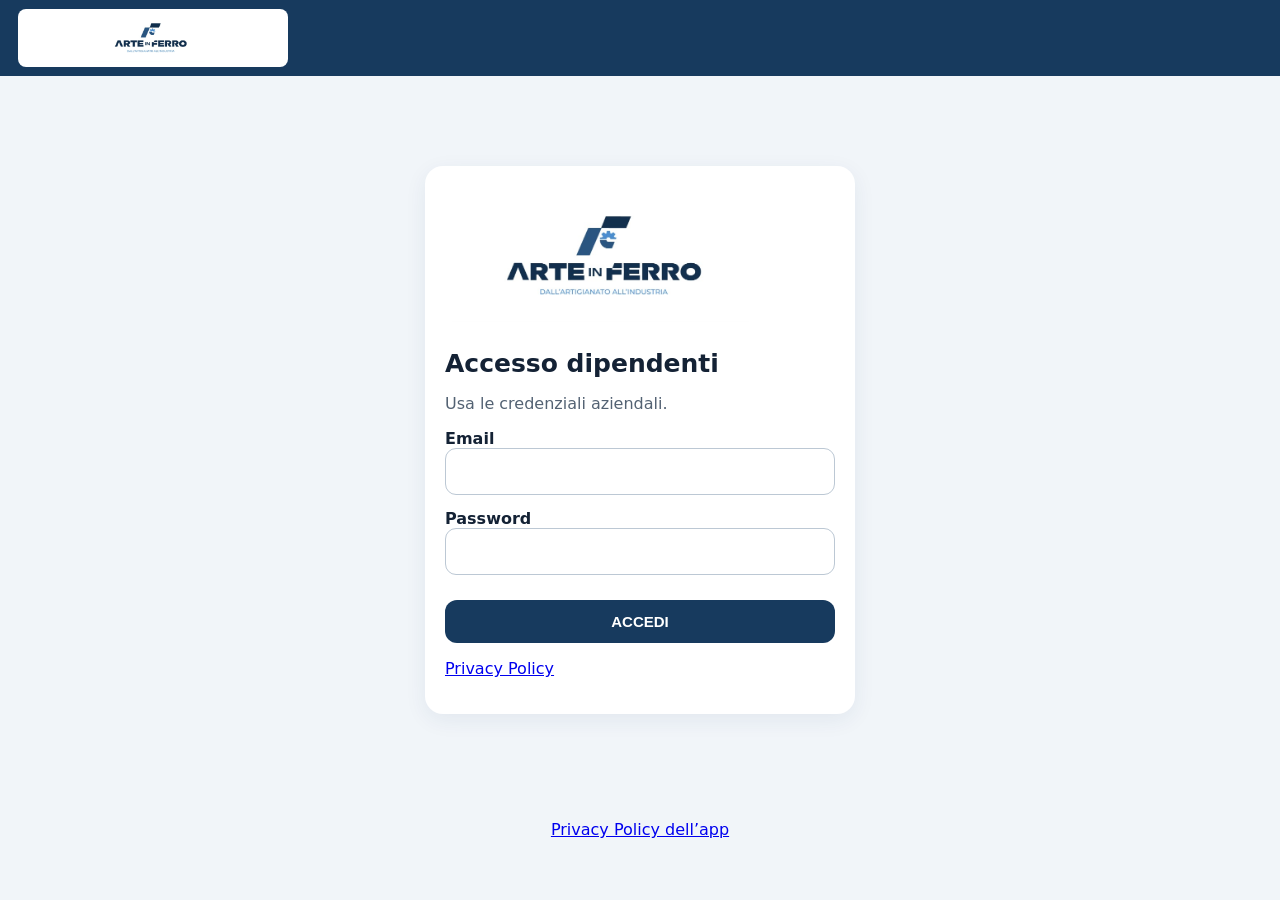
<file: apps/pwa/index.html>
<!doctype html>
<html lang="it">
<head>
  <meta charset="utf-8"><meta name="viewport" content="width=device-width,initial-scale=1,viewport-fit=cover">
  <meta name="theme-color" content="#173a5e"><meta name="apple-mobile-web-app-capable" content="yes">
  <meta name="apple-mobile-web-app-status-bar-style" content="default">
  <meta name="apple-mobile-web-app-title" content="Arte In Ferro">
  <link rel="manifest" href="manifest.webmanifest"><link rel="stylesheet" href="styles.css">
  <style>.signature{width:100%;height:190px;border:1px solid #9aa9b7;border-radius:12px;touch-action:none;background:#fff}.checklist label{font-weight:500;margin:7px 0}.checklist input{width:auto;margin-right:8px}.brand-logo{display:block;width:min(270px,65vw);height:58px;object-fit:contain;background:#fff;border-radius:8px;padding:3px}.login-logo{width:min(330px,100%);height:auto;margin:0 auto 18px}</style>
  <title>Arte In Ferro Lascari App</title>
</head>
<body>
  <header><img class="brand-logo" src="assets/logo_arte_in_ferro.png" alt="Arte In Ferro"><button id="logout" class="ghost hidden">Esci</button></header>
  <main>
    <section id="login" class="card login">
      <img class="login-logo" src="assets/logo_arte_in_ferro.png" alt="Arte In Ferro - dall’artigianato all’industria">
      <h1>Accesso dipendenti</h1><p>Usa le credenziali aziendali.</p>
      <label>Email<input id="email" type="email" autocomplete="username"></label>
      <label>Password<input id="password" type="password" autocomplete="current-password"></label>
      <button id="loginButton">ACCEDI</button><p id="loginError" class="error"></p>
      <p><a href="privacy.html" target="_blank" rel="noopener">Privacy Policy</a></p>
    </section>
    <section id="app" class="hidden">
      <div class="welcome"><h1 id="welcome">Buongiorno</h1><p id="syncState">Connesso al cloud aziendale</p></div>
      <nav id="menu" class="tiles">
        <button data-page="attendance">⏱️<span>Presenze</span></button><button data-page="reports">🧾<span>Rapportini</span></button>
        <button data-page="fuel">⛽<span>Carburante</span></button><button data-page="anomaly">⚠️<span>Anomalie</span></button>
        <button data-page="documents">📄<span>I miei documenti</span></button><button data-page="communications">📣<span>Comunicazioni</span></button>
        <button data-page="materials">📦<span>Richiesta materiali</span></button><button data-page="company">🏢<span>Azienda</span></button>
        <button data-page="contacts">☎️<span>Contatti</span></button>
      </nav>
      <section id="page" class="card hidden"></section>
    </section>
  </main>
  <footer style="text-align:center;padding:16px"><a href="privacy.html" target="_blank" rel="noopener">Privacy Policy dell’app</a></footer>
  <template id="back"><button class="back">← Menu</button></template>
  <script src="app.js"></script>
</body></html>
</file>
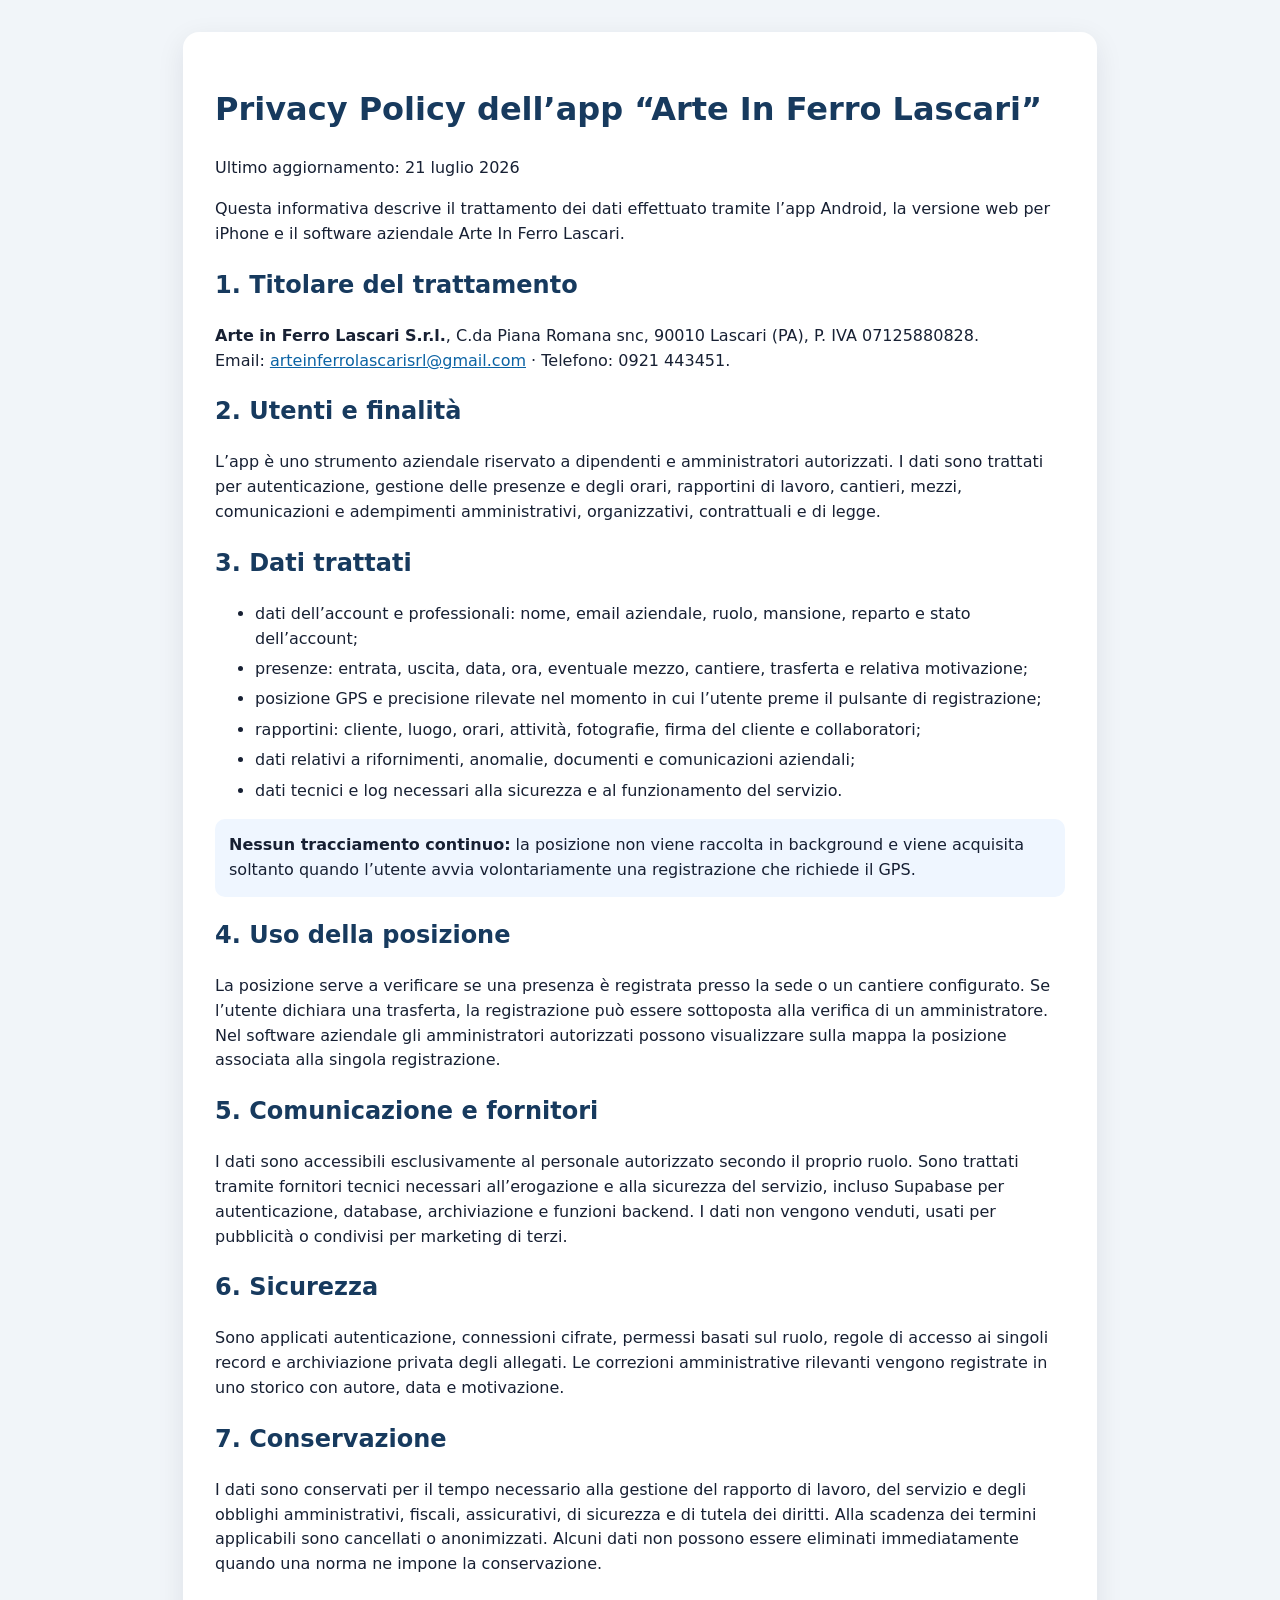
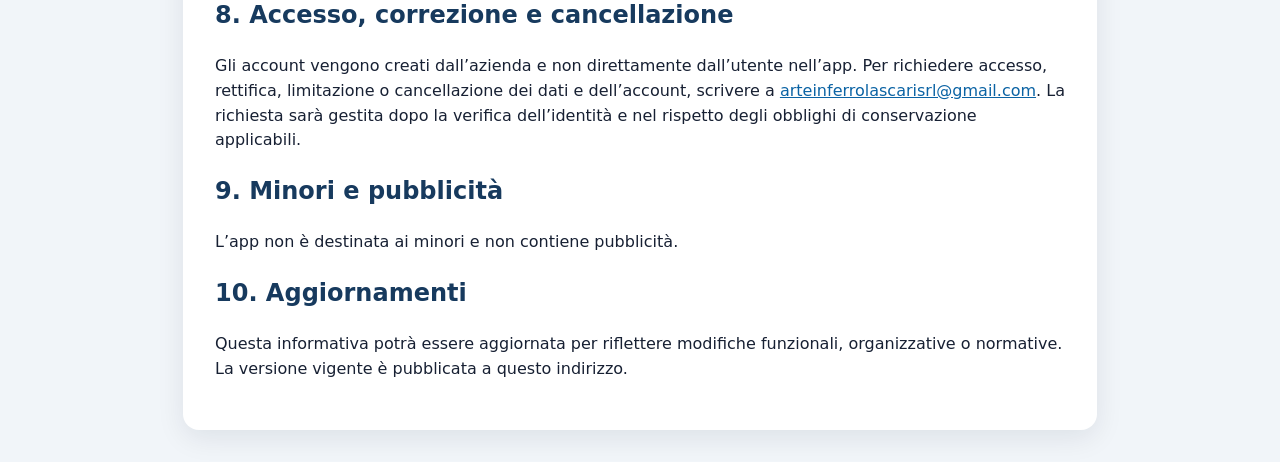
<file: apps/pwa/privacy.html>
<!doctype html>
<html lang="it">
<head>
  <meta charset="utf-8">
  <meta name="viewport" content="width=device-width,initial-scale=1">
  <meta name="robots" content="index,follow">
  <title>Privacy Policy dell’app Arte In Ferro Lascari</title>
  <style>
    body{font-family:system-ui,-apple-system,sans-serif;line-height:1.55;margin:0;background:#f1f5f9;color:#172033}
    main{max-width:850px;margin:32px auto;background:#fff;padding:32px;border-radius:16px;box-shadow:0 8px 28px #0f172a16}
    h1,h2{color:#173a5e}a{color:#0b63a4}li{margin:.35rem 0}.note{background:#eff6ff;padding:14px;border-radius:10px}
    @media(max-width:700px){main{margin:0;padding:22px;border-radius:0}}
  </style>
</head>
<body><main>
  <h1>Privacy Policy dell’app “Arte In Ferro Lascari”</h1>
  <p>Ultimo aggiornamento: 21 luglio 2026</p>
  <p>Questa informativa descrive il trattamento dei dati effettuato tramite l’app Android, la versione web per iPhone e il software aziendale Arte In Ferro Lascari.</p>

  <h2>1. Titolare del trattamento</h2>
  <p><strong>Arte in Ferro Lascari S.r.l.</strong>, C.da Piana Romana snc, 90010 Lascari (PA), P. IVA 07125880828.<br>
  Email: <a href="mailto:arteinferrolascarisrl@gmail.com">arteinferrolascarisrl@gmail.com</a> · Telefono: 0921 443451.</p>

  <h2>2. Utenti e finalità</h2>
  <p>L’app è uno strumento aziendale riservato a dipendenti e amministratori autorizzati. I dati sono trattati per autenticazione, gestione delle presenze e degli orari, rapportini di lavoro, cantieri, mezzi, comunicazioni e adempimenti amministrativi, organizzativi, contrattuali e di legge.</p>

  <h2>3. Dati trattati</h2>
  <ul>
    <li>dati dell’account e professionali: nome, email aziendale, ruolo, mansione, reparto e stato dell’account;</li>
    <li>presenze: entrata, uscita, data, ora, eventuale mezzo, cantiere, trasferta e relativa motivazione;</li>
    <li>posizione GPS e precisione rilevate nel momento in cui l’utente preme il pulsante di registrazione;</li>
    <li>rapportini: cliente, luogo, orari, attività, fotografie, firma del cliente e collaboratori;</li>
    <li>dati relativi a rifornimenti, anomalie, documenti e comunicazioni aziendali;</li>
    <li>dati tecnici e log necessari alla sicurezza e al funzionamento del servizio.</li>
  </ul>
  <p class="note"><strong>Nessun tracciamento continuo:</strong> la posizione non viene raccolta in background e viene acquisita soltanto quando l’utente avvia volontariamente una registrazione che richiede il GPS.</p>

  <h2>4. Uso della posizione</h2>
  <p>La posizione serve a verificare se una presenza è registrata presso la sede o un cantiere configurato. Se l’utente dichiara una trasferta, la registrazione può essere sottoposta alla verifica di un amministratore. Nel software aziendale gli amministratori autorizzati possono visualizzare sulla mappa la posizione associata alla singola registrazione.</p>

  <h2>5. Comunicazione e fornitori</h2>
  <p>I dati sono accessibili esclusivamente al personale autorizzato secondo il proprio ruolo. Sono trattati tramite fornitori tecnici necessari all’erogazione e alla sicurezza del servizio, incluso Supabase per autenticazione, database, archiviazione e funzioni backend. I dati non vengono venduti, usati per pubblicità o condivisi per marketing di terzi.</p>

  <h2>6. Sicurezza</h2>
  <p>Sono applicati autenticazione, connessioni cifrate, permessi basati sul ruolo, regole di accesso ai singoli record e archiviazione privata degli allegati. Le correzioni amministrative rilevanti vengono registrate in uno storico con autore, data e motivazione.</p>

  <h2>7. Conservazione</h2>
  <p>I dati sono conservati per il tempo necessario alla gestione del rapporto di lavoro, del servizio e degli obblighi amministrativi, fiscali, assicurativi, di sicurezza e di tutela dei diritti. Alla scadenza dei termini applicabili sono cancellati o anonimizzati. Alcuni dati non possono essere eliminati immediatamente quando una norma ne impone la conservazione.</p>

  <h2 id="cancellazione">8. Accesso, correzione e cancellazione</h2>
  <p>Gli account vengono creati dall’azienda e non direttamente dall’utente nell’app. Per richiedere accesso, rettifica, limitazione o cancellazione dei dati e dell’account, scrivere a <a href="mailto:arteinferrolascarisrl@gmail.com?subject=Richiesta%20privacy%20app%20Arte%20In%20Ferro">arteinferrolascarisrl@gmail.com</a>. La richiesta sarà gestita dopo la verifica dell’identità e nel rispetto degli obblighi di conservazione applicabili.</p>

  <h2>9. Minori e pubblicità</h2>
  <p>L’app non è destinata ai minori e non contiene pubblicità.</p>

  <h2>10. Aggiornamenti</h2>
  <p>Questa informativa potrà essere aggiornata per riflettere modifiche funzionali, organizzative o normative. La versione vigente è pubblicata a questo indirizzo.</p>
</main></body></html>
</file>
<file: apps/pwa/styles.css>
:root{font-family:system-ui,-apple-system,Segoe UI,sans-serif;color:#142235;background:#f1f5f9;--blue:#173a5e;--light:#e7f1fa;--orange:#e97624}*{box-sizing:border-box}body{margin:0;padding-bottom:env(safe-area-inset-bottom)}header{height:76px;background:var(--blue);color:#fff;display:flex;align-items:center;padding:12px max(18px,env(safe-area-inset-left));gap:12px;position:sticky;top:0;z-index:5}.mark{width:48px;height:48px;border-radius:12px;background:#fff;color:var(--blue);display:grid;place-items:center;font-weight:900}header b,header small{display:block;letter-spacing:.06em}header small{font-size:11px;color:#d9e9f7;margin-top:3px}.ghost{margin-left:auto;background:transparent;border:1px solid #ffffff80}main{max-width:760px;margin:auto;padding:18px}.card{background:#fff;border-radius:18px;padding:20px;box-shadow:0 6px 22px #173a5e12}.login{margin:8vh auto;max-width:430px}.hidden{display:none!important}h1{margin:0 0 8px;font-size:25px}p{color:#536273}.welcome{margin:8px 2px 18px}.tiles{display:grid;grid-template-columns:repeat(2,1fr);gap:12px}.tiles button{min-height:105px;background:#fff;color:var(--blue);border:0;border-radius:18px;box-shadow:0 5px 18px #173a5e15;font-size:28px}.tiles span{display:block;font-size:15px;font-weight:700;margin-top:8px}button{border:0;border-radius:12px;background:var(--blue);color:#fff;padding:13px 17px;font-weight:750;font-size:15px;cursor:pointer}button.secondary,.back{background:var(--light);color:var(--blue)}button.danger{background:#fff0ef;color:#b42318}label{display:block;font-weight:650;margin:14px 0 5px}input,select,textarea{width:100%;border:1px solid #bcc8d4;border-radius:11px;padding:13px;font:inherit;background:#fff}textarea{min-height:100px}.login button{width:100%;margin-top:20px}.error{color:#b42318}.success{color:#137333}.actions{display:flex;gap:10px;flex-wrap:wrap}.item{border-bottom:1px solid #e4e9ef;padding:14px 0}.item:last-child{border:0}.item b,.item small{display:block}.item.clickable{cursor:pointer;padding:15px 10px;border-radius:12px}.item.clickable:active{background:var(--light)}.badge{display:inline-block;background:var(--light);border-radius:99px;padding:5px 9px;font-size:12px;font-weight:700;margin:4px 4px 0 0}.badge.planned{background:#fff4e8;color:#9a4b0a}.notice{padding:13px;border-radius:12px;background:#fff4e8;color:#713600;margin:12px 0}.details{padding:14px;border-radius:14px;background:#f7f9fc;margin:12px 0}.material-row{display:grid;grid-template-columns:1fr 88px 85px auto;gap:8px;align-items:end;margin:10px 0}.material-row label{margin:0}.material-row button{padding:12px}.urgent{color:#b42318}.page-title{display:flex;align-items:center;gap:12px;margin-bottom:12px}.page-title h2{margin:0}.spinner{padding:35px;text-align:center;color:#536273}@media(max-width:520px){.material-row{grid-template-columns:1fr 78px}.material-row .unit{grid-column:1}.material-row button{grid-column:2}}@media(min-width:650px){.tiles{grid-template-columns:repeat(4,1fr)}}
</file>
